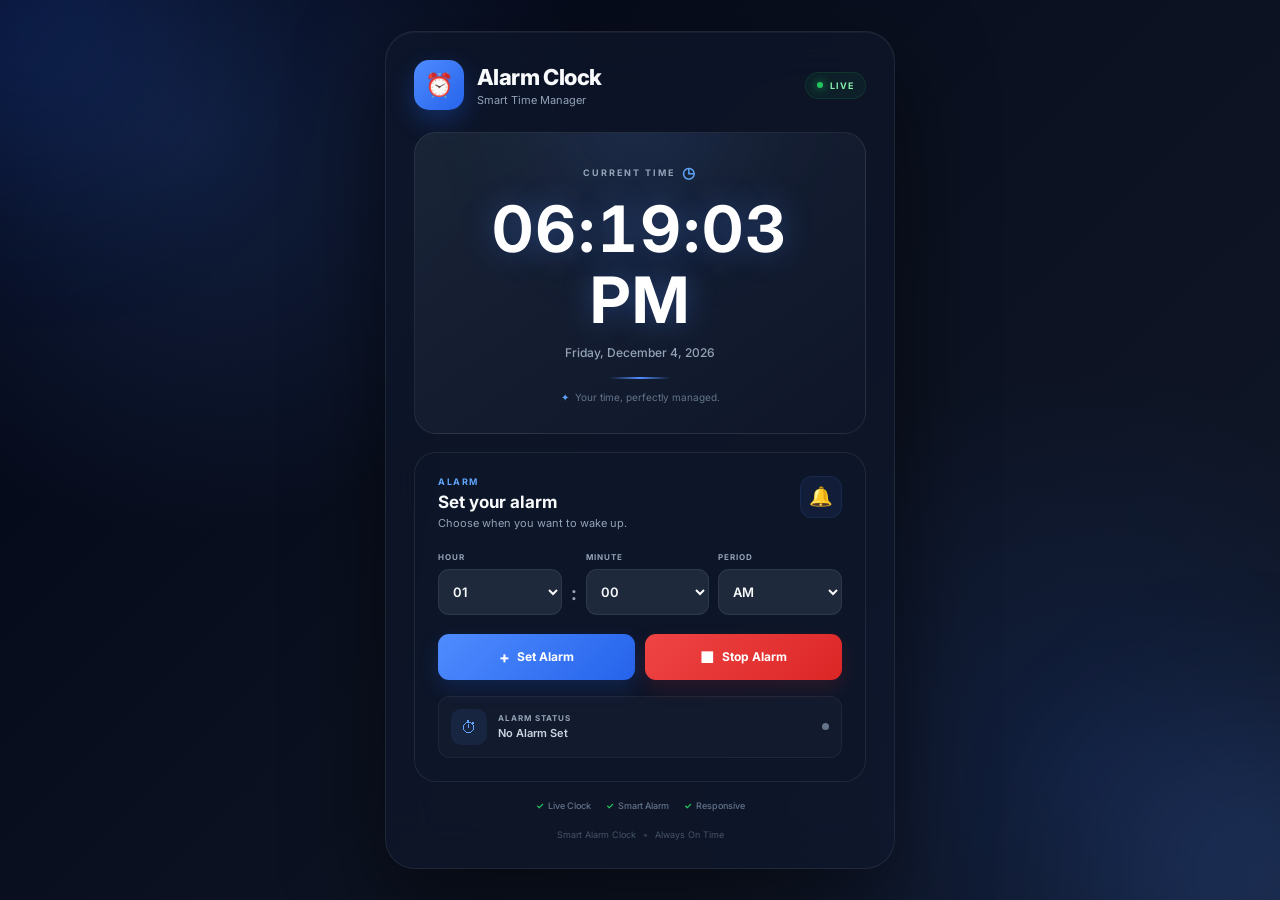
<file: index.html>
<!DOCTYPE html>
<html lang="en">

<head>
    <meta charset="UTF-8">

    <meta
        name="viewport"
        content="width=device-width, initial-scale=1.0"
    >

    <meta
        name="description"
        content="A modern and professional digital alarm clock"
    >

    <title>Smart Alarm Clock - Live</title>

    <!-- Google Font -->
    <link
        href="https://fonts.googleapis.com/css2?family=Inter:wght@400;500;600;700;800&display=swap"
        rel="stylesheet"
    >

    <!-- CSS -->
    <link
        rel="stylesheet"
        href="alram style.css"
    >
</head>


<body>

    <!-- Background Decorations -->
    <div class="background-glow glow-one"></div>
    <div class="background-glow glow-two"></div>


    <!-- Main Application -->
    <main class="app">

        <!-- =========================
             HEADER
        ========================== -->

        <header class="header">

            <div class="brand">

                <div class="brand-icon">
                    ⏰
                </div>

                <div class="brand-text">

                    <h1>Alarm Clock</h1>

                    <p>
                        Smart Time Manager
                    </p>

                </div>

            </div>


            <div class="live-badge">

                <span class="live-dot"></span>

                LIVE

            </div>

        </header>


        <!-- =========================
             CLOCK SECTION
        ========================== -->

        <section class="clock-card">

            <div class="clock-top">

                <span>
                    CURRENT TIME
                </span>

                <span class="clock-icon">
                    ◷
                </span>

            </div>


            <div
                id="clock"
                class="clock"
            >
                00:00:00 AM
            </div>


            <div
                id="date"
                class="date"
            >
                Monday, January 1, 2026
            </div>


            <div class="clock-line"></div>


            <div class="clock-message">

                <span class="message-icon">
                    ✦
                </span>

                Your time, perfectly managed.

            </div>

        </section>


        <!-- =========================
             ALARM SECTION
        ========================== -->

        <section class="alarm-card">

            <div class="section-heading">

                <div>

                    <span class="section-label">
                        ALARM
                    </span>

                    <h2>
                        Set your alarm
                    </h2>

                    <p>
                        Choose when you want to wake up.
                    </p>

                </div>


                <div class="alarm-badge">
                    🔔
                </div>

            </div>


            <!-- =========================
                 TIME PICKER
            ========================== -->

            <div class="time-picker">

                <!-- Hour -->

                <div class="time-field">

                    <label for="hour">
                        HOUR
                    </label>

                    <select id="hour">
                    </select>

                </div>


                <div class="time-separator">
                    :
                </div>


                <!-- Minute -->

                <div class="time-field">

                    <label for="minute">
                        MINUTE
                    </label>

                    <select id="minute">
                    </select>

                </div>


                <!-- AM / PM -->

                <div class="time-field period-field">

                    <label for="ampm">
                        PERIOD
                    </label>

                    <select id="ampm">

                        <option value="AM">
                            AM
                        </option>

                        <option value="PM">
                            PM
                        </option>

                    </select>

                </div>

            </div>


            <!-- =========================
                 BUTTONS
            ========================== -->

            <div class="buttons">

                <button
                    class="btn set-btn"
                    onclick="setAlarm()"
                >

                    <span class="btn-icon">
                        +
                    </span>

                    Set Alarm

                </button>


                <button
                    class="btn stop-btn"
                    onclick="stopAlarm()"
                >

                    <span class="btn-icon">
                        ■
                    </span>

                    Stop Alarm

                </button>

            </div>


            <!-- =========================
                 ALARM STATUS
            ========================== -->

            <div
                class="status-card"
                id="statusCard"
            >

                <div class="status-icon">
                    ⏱
                </div>


                <div class="status-info">

                    <span>
                        ALARM STATUS
                    </span>

                    <strong id="status">
                        No Alarm Set
                    </strong>

                </div>


                <div
                    class="status-indicator"
                    id="statusIndicator"
                ></div>

            </div>

        </section>


        <!-- =========================
             FEATURES
        ========================== -->

        <div class="features">

            <div class="feature">

                <span>
                    ✓
                </span>

                Live Clock

            </div>


            <div class="feature">

                <span>
                    ✓
                </span>

                Smart Alarm

            </div>


            <div class="feature">

                <span>
                    ✓
                </span>

                Responsive

            </div>

        </div>


        <!-- =========================
             FOOTER
        ========================== -->

        <footer>

            <span>
                Smart Alarm Clock
            </span>

            <span class="footer-separator">
                •
            </span>

            <span>
                Always On Time
            </span>

        </footer>

    </main>


    <!-- =========================
         ALARM AUDIO
    ========================== -->

    <audio
        id="alarmSound"
        loop
    >

        <source
            src="https://actions.google.com/sounds/v1/alarms/alarm_clock.ogg"
            type="audio/ogg"
        >

    </audio>


    <!-- JavaScript -->

    <script src="alram.js"></script>

</body>

</html>
</file>
<file: alram style.css>
/* =========================================
   RESET
========================================= */

* {
    margin: 0;
    padding: 0;
    box-sizing: border-box;
}


/* =========================================
   VARIABLES
========================================= */

:root {

    --primary: #4f8cff;
    --primary-dark: #2563eb;

    --danger: #ef4444;
    --danger-dark: #dc2626;

    --success: #22c55e;

    --background: #020617;

    --surface: rgba(15, 23, 42, 0.78);

    --surface-light: rgba(30, 41, 59, 0.65);

    --border: rgba(255, 255, 255, 0.08);

    --text: #f8fafc;

    --text-secondary: #cbd5e1;

    --muted: #94a3b8;

}


/* =========================================
   BODY
========================================= */

body {

    min-height: 100vh;

    display: flex;

    justify-content: center;

    align-items: center;

    padding: 30px;

    font-family: "Inter", sans-serif;

    color: var(--text);

    background:

        radial-gradient(
            circle at 15% 15%,
            rgba(79, 140, 255, 0.16),
            transparent 30%
        ),

        radial-gradient(
            circle at 85% 85%,
            rgba(37, 99, 235, 0.13),
            transparent 30%
        ),

        linear-gradient(
            135deg,
            #020617 0%,
            #0b1120 50%,
            #111827 100%
        );

    overflow-x: hidden;

}


/* =========================================
   BACKGROUND GLOW
========================================= */

.background-glow {

    position: fixed;

    width: 250px;

    height: 250px;

    border-radius: 50%;

    filter: blur(100px);

    pointer-events: none;

    opacity: 0.25;

}


.glow-one {

    top: -100px;

    left: -100px;

    background: #2563eb;

}


.glow-two {

    right: -100px;

    bottom: -100px;

    background: #4f8cff;

}


/* =========================================
   MAIN APP
========================================= */

.app {

    width: 100%;

    max-width: 510px;

    padding: 28px;

    position: relative;

    background: rgba(15, 23, 42, 0.72);

    border: 1px solid var(--border);

    border-radius: 30px;

    backdrop-filter: blur(25px);

    -webkit-backdrop-filter: blur(25px);

    box-shadow:

        0 35px 90px rgba(0, 0, 0, 0.5),

        inset 0 1px 0 rgba(255, 255, 255, 0.04);

}


/* =========================================
   HEADER
========================================= */

.header {

    display: flex;

    justify-content: space-between;

    align-items: center;

    margin-bottom: 22px;

}


.brand {

    display: flex;

    align-items: center;

    gap: 13px;

}


.brand-icon {

    width: 50px;

    height: 50px;

    display: flex;

    align-items: center;

    justify-content: center;

    border-radius: 15px;

    font-size: 23px;

    background:

        linear-gradient(
            135deg,
            #4f8cff,
            #2563eb
        );

    box-shadow:

        0 10px 25px rgba(37, 99, 235, 0.3);

}


.brand-text h1 {

    font-size: 22px;

    font-weight: 800;

    letter-spacing: -0.6px;

}


.brand-text p {

    margin-top: 3px;

    font-size: 11px;

    color: var(--muted);

}


/* =========================================
   LIVE BADGE
========================================= */

.live-badge {

    display: flex;

    align-items: center;

    gap: 7px;

    padding: 7px 11px;

    border-radius: 20px;

    background: rgba(34, 197, 94, 0.07);

    border: 1px solid rgba(34, 197, 94, 0.12);

    color: #86efac;

    font-size: 9px;

    font-weight: 700;

    letter-spacing: 1px;

}


.live-dot {

    width: 6px;

    height: 6px;

    border-radius: 50%;

    background: var(--success);

    box-shadow:

        0 0 10px var(--success);

    animation: livePulse 1.5s infinite;

}


@keyframes livePulse {

    0% {

        transform: scale(1);

        opacity: 1;

    }

    50% {

        transform: scale(0.65);

        opacity: 0.5;

    }

    100% {

        transform: scale(1);

        opacity: 1;

    }

}


/* =========================================
   CLOCK CARD
========================================= */

.clock-card {

    position: relative;

    text-align: center;

    padding: 30px 20px;

    margin-bottom: 18px;

    border-radius: 22px;

    background:

        linear-gradient(
            145deg,
            rgba(30, 41, 59, 0.8),
            rgba(15, 23, 42, 0.9)
        );

    border: 1px solid var(--border);

    overflow: hidden;

}


.clock-card::before {

    content: "";

    position: absolute;

    width: 190px;

    height: 190px;

    top: -110px;

    left: 50%;

    transform: translateX(-50%);

    border-radius: 50%;

    background: rgba(79, 140, 255, 0.12);

    filter: blur(60px);

}


.clock-top {

    position: relative;

    display: flex;

    justify-content: center;

    align-items: center;

    gap: 7px;

    color: var(--muted);

    font-size: 9px;

    font-weight: 700;

    letter-spacing: 2px;

}


.clock-icon {

    color: #60a5fa;

    font-size: 15px;

}


.clock {

    position: relative;

    margin-top: 12px;

    font-size: clamp(43px, 12vw, 64px);

    font-weight: 700;

    letter-spacing: 2px;

    line-height: 1.1;

    font-variant-numeric: tabular-nums;

    color: #ffffff;

    text-shadow:

        0 0 30px rgba(79, 140, 255, 0.35);

}


.date {

    position: relative;

    margin-top: 10px;

    color: var(--muted);

    font-size: 12px;

    font-weight: 500;

}


.clock-line {

    width: 60px;

    height: 2px;

    margin: 17px auto 12px;

    border-radius: 10px;

    background:

        linear-gradient(
            90deg,
            transparent,
            #4f8cff,
            transparent
        );

}


.clock-message {

    display: flex;

    justify-content: center;

    align-items: center;

    gap: 6px;

    color: #64748b;

    font-size: 10px;

}


.message-icon {

    color: #60a5fa;

}


/* =========================================
   ALARM CARD
========================================= */

.alarm-card {

    padding: 23px;

    border-radius: 22px;

    background: rgba(15, 23, 42, 0.65);

    border: 1px solid var(--border);

}


/* =========================================
   SECTION HEADING
========================================= */

.section-heading {

    display: flex;

    justify-content: space-between;

    align-items: flex-start;

    margin-bottom: 22px;

}


.section-label {

    display: block;

    margin-bottom: 5px;

    color: #60a5fa;

    font-size: 9px;

    font-weight: 700;

    letter-spacing: 1.5px;

}


.section-heading h2 {

    font-size: 17px;

    font-weight: 700;

}


.section-heading p {

    margin-top: 4px;

    color: var(--muted);

    font-size: 11px;

}


.alarm-badge {

    width: 42px;

    height: 42px;

    display: flex;

    align-items: center;

    justify-content: center;

    border-radius: 12px;

    background: rgba(79, 140, 255, 0.08);

    border: 1px solid rgba(79, 140, 255, 0.1);

    font-size: 19px;

}


/* =========================================
   TIME PICKER
========================================= */

.time-picker {

    display: flex;

    align-items: flex-end;

    gap: 9px;

}


.time-field {

    flex: 1;

}


.time-field label {

    display: block;

    margin-bottom: 7px;

    color: var(--muted);

    font-size: 8px;

    font-weight: 700;

    letter-spacing: 1px;

}


.time-separator {

    padding-bottom: 10px;

    color: var(--muted);

    font-size: 20px;

    font-weight: 600;

}


/* =========================================
   SELECT
========================================= */

select {

    width: 100%;

    padding: 13px 10px;

    border: 1px solid rgba(148, 163, 184, 0.13);

    border-radius: 11px;

    outline: none;

    color: #f8fafc;

    background: #1e293b;

    font-family: inherit;

    font-size: 13px;

    font-weight: 600;

    cursor: pointer;

    transition: 0.25s ease;

}


select:hover {

    border-color: rgba(79, 140, 255, 0.45);

}


select:focus {

    border-color: var(--primary);

    box-shadow:

        0 0 0 3px rgba(79, 140, 255, 0.1);

}


select option {

    color: white;

    background: #0f172a;

}


/* =========================================
   BUTTONS
========================================= */

.buttons {

    display: grid;

    grid-template-columns: 1fr 1fr;

    gap: 10px;

    margin-top: 19px;

}


.btn {

    display: flex;

    align-items: center;

    justify-content: center;

    gap: 7px;

    padding: 13px;

    border: none;

    border-radius: 11px;

    color: white;

    font-family: inherit;

    font-size: 12px;

    font-weight: 700;

    cursor: pointer;

    transition: 0.25s ease;

}


.btn-icon {

    font-size: 16px;

}


.set-btn {

    background:

        linear-gradient(
            135deg,
            #4f8cff,
            #2563eb
        );

    box-shadow:

        0 8px 20px rgba(37, 99, 235, 0.2);

}


.set-btn:hover {

    transform: translateY(-2px);

    box-shadow:

        0 12px 25px rgba(37, 99, 235, 0.35);

}


.stop-btn {

    background:

        linear-gradient(
            135deg,
            #ef4444,
            #dc2626
        );

    box-shadow:

        0 8px 20px rgba(220, 38, 38, 0.15);

}


.stop-btn:hover {

    transform: translateY(-2px);

    box-shadow:

        0 12px 25px rgba(220, 38, 38, 0.3);

}


.btn:active {

    transform: translateY(0);

}


/* =========================================
   STATUS CARD
========================================= */

.status-card {

    display: flex;

    align-items: center;

    gap: 11px;

    margin-top: 16px;

    padding: 12px;

    border-radius: 12px;

    background: rgba(255, 255, 255, 0.025);

    border: 1px solid rgba(255, 255, 255, 0.05);

}


.status-icon {

    width: 36px;

    height: 36px;

    flex-shrink: 0;

    display: flex;

    align-items: center;

    justify-content: center;

    border-radius: 10px;

    background: rgba(79, 140, 255, 0.09);

    color: #60a5fa;

    font-size: 16px;

}


.status-info {

    flex: 1;

}


.status-info span {

    display: block;

    margin-bottom: 3px;

    color: var(--muted);

    font-size: 8px;

    font-weight: 700;

    letter-spacing: 1px;

}


.status-info strong {

    display: block;

    color: var(--text-secondary);

    font-size: 11px;

    font-weight: 600;

}


.status-indicator {

    width: 7px;

    height: 7px;

    border-radius: 50%;

    background: #64748b;

}


.status-indicator.active {

    background: #22c55e;

    box-shadow:

        0 0 10px #22c55e;

}


.status-indicator.ringing {

    background: #ef4444;

    box-shadow:

        0 0 12px #ef4444;

    animation: ringPulse 0.6s infinite;

}


@keyframes ringPulse {

    50% {

        transform: scale(1.7);

        opacity: 0.5;

    }

}


/* =========================================
   FEATURES
========================================= */

.features {

    display: flex;

    justify-content: center;

    gap: 15px;

    margin-top: 18px;

}


.feature {

    display: flex;

    align-items: center;

    gap: 4px;

    color: #64748b;

    font-size: 9px;

    font-weight: 500;

}


.feature span {

    color: #22c55e;

    font-weight: 700;

}


/* =========================================
   FOOTER
========================================= */

footer {

    display: flex;

    justify-content: center;

    align-items: center;

    gap: 7px;

    margin-top: 18px;

    color: #475569;

    font-size: 9px;

}


.footer-separator {

    color: #334155;

}


/* =========================================
   ALARM RINGING MODE
========================================= */

body.alarm-ringing .clock-card {

    border-color: rgba(239, 68, 68, 0.5);

    animation: alarmCardPulse 0.8s infinite;

}


body.alarm-ringing .clock {

    color: #fca5a5;

}


body.alarm-ringing .alarm-badge {

    animation: bellShake 0.5s infinite;

}


@keyframes alarmCardPulse {

    50% {

        box-shadow:

            0 0 35px rgba(239, 68, 68, 0.2);

    }

}


@keyframes bellShake {

    0% {
        transform: rotate(0);
    }

    25% {
        transform: rotate(-10deg);
    }

    50% {
        transform: rotate(10deg);
    }

    75% {
        transform: rotate(-10deg);
    }

    100% {
        transform: rotate(0);
    }

}


/* =========================================
   MOBILE
========================================= */

@media (max-width: 520px) {

    body {

        padding: 15px;

        align-items: center;

    }


    .app {

        padding: 20px;

        border-radius: 23px;

    }


    .brand-icon {

        width: 44px;

        height: 44px;

        font-size: 20px;

    }


    .brand-text h1 {

        font-size: 19px;

    }


    .clock-card {

        padding: 27px 12px;

    }


    .clock {

        font-size: 42px;

        letter-spacing: 1px;

    }


    .alarm-card {

        padding: 18px;

    }

}


/* =========================================
   SMALL MOBILE
========================================= */

@media (max-width: 370px) {

    .app {

        padding: 15px;

    }


    .live-badge {

        display: none;

    }


    .time-picker {

        gap: 5px;

    }


    select {

        padding: 11px 5px;

        font-size: 11px;

    }


    .buttons {

        grid-template-columns: 1fr;

    }


    .features {

        gap: 8px;

    }

}
</file>
